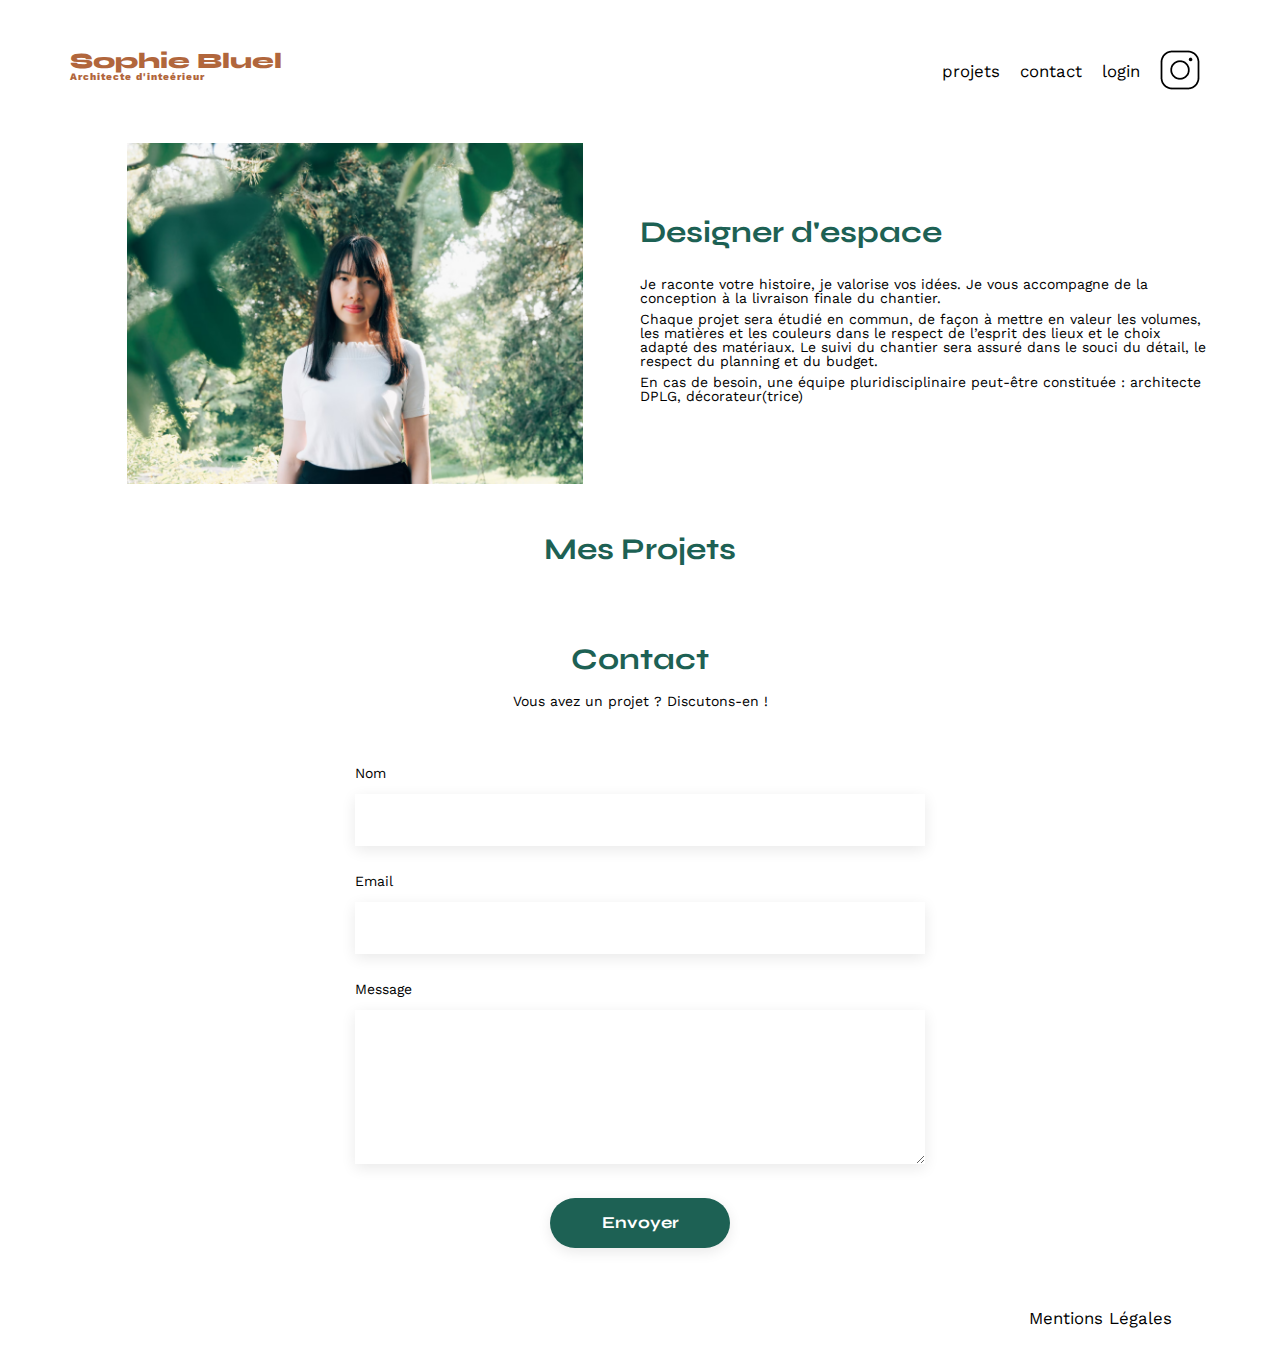
<file: FrontEnd/index.html>
<!DOCTYPE html>
<html lang="fr">

<head>
	<meta charset="UTF-8">
	<title>Sophie Bluel - Architecte d'intérieur</title>
	<meta name="viewport" content="width=device-width, initial-scale=1.0">
	<link rel="preconnect" href="https://fonts.googleapis.com">
	<link rel="preconnect" href="https://fonts.gstatic.com" crossorigin>
	<link href="https://fonts.googleapis.com/css2?family=Syne:wght@700;800&family=Work+Sans&display=swap" rel="stylesheet">
  <link rel="stylesheet" href="https://cdnjs.cloudflare.com/ajax/libs/font-awesome/6.4.2/css/all.min.css">
	<meta name="description" content="">
	<link rel="stylesheet" href="assets/css/style.css">
</head>

<body>

    <p id="edit">
      <i class="fa-regular fa-pen-to-square"></i>
      Mode édition
    </p>

  <header>
    <h1>Sophie Bluel <span>Architecte d'inteérieur</span></h1>
      <nav>
        <ul>
          <li>
            <a href="#portfolio">projets</a>
          </li>
          <li>
            <a href="#contact">contact</a>
          </li>
          <li id="login">
            login
          </li>
          <li>
            <a href="#">
              <img src="assets/icons/instagram.png" alt="Instagram">
            </a>
          </li>
        </ul>
      </nav>
  </header>

  <main>
    <section id="introduction">
      <figure>
        <img src="./assets/images/sophie-bluel.png" alt="">
      </figure>
      <article>
        <h2>Designer d'espace</h2>
        <p>Je raconte votre histoire, je valorise vos idées. Je vous accompagne de la conception à la livraison finale du chantier.</p>
        <p>Chaque projet sera étudié en commun, de façon à mettre en valeur les volumes, les matières et les couleurs dans le respect de l’esprit des lieux et le choix adapté des matériaux. Le suivi du chantier sera assuré dans le souci du détail, le respect du planning et du budget.</p>
        <p>En cas de besoin, une équipe pluridisciplinaire peut-être constituée : architecte DPLG, décorateur(trice)</p>
      </article>
    </section>

    <section id="portfolio">
      <header>
      <h2>Mes Projets</h2>
      <p id="modify">
        <i class="fa-regular fa-pen-to-square"></i>
        Modifier
      </p>
      </header>
      <ul class="filters"></ul>
      <div class="gallery"></div>
    </section>

    <section id="contact">
      <h2>Contact</h2>
      <p>Vous avez un projet ? Discutons-en !</p>
        <form action="#" method="post">
          <label for="name">Nom</label>
          <input type="text" name="name" id="name">
          <label for="email">Email</label>
          <input type="email" name="email" id="email">
          <label for="message">Message</label>
          <textarea name="message" id="message" cols="30" rows="10"></textarea>
          <input type="submit" value="Envoyer">
        </form>
    </section>
  </main>

  <footer>
    <nav>
      <ul>
        <li>Mentions Légales</li>
      </ul>
    </nav>
  </footer>

  <script src="assets/js/index.js"></script>
  
</body>
</html>
</file>
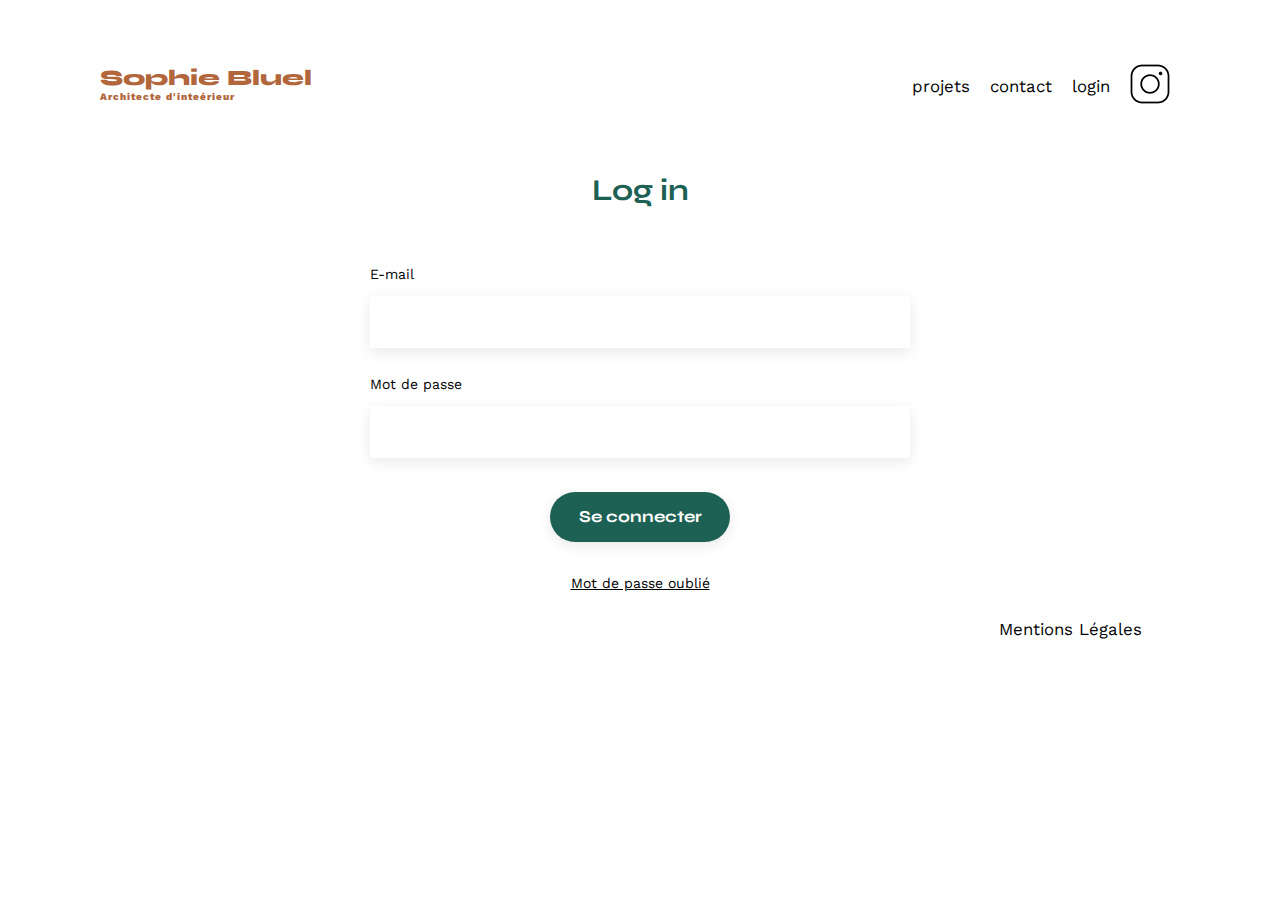
<file: FrontEnd/login.html>
<!DOCTYPE html>
<html lang="fr">

<head>
	<meta charset="UTF-8">
	<title>Sophie Bluel - Architecte d'intérieur</title>
	<meta name="viewport" content="width=device-width, initial-scale=1.0">
	<link rel="preconnect" href="https://fonts.googleapis.com">
	<link rel="preconnect" href="https://fonts.gstatic.com" crossorigin>
	<link href="https://fonts.googleapis.com/css2?family=Syne:wght@700;800&family=Work+Sans&display=swap" rel="stylesheet">
	<meta name="description" content="">
	<link rel="stylesheet" href="./login.css">
</head>

<body>

  <header>
    <h1>Sophie Bluel <span>Architecte d'inteérieur</span></h1>
      <nav>
        <ul>
          <li>projets</li>
          <li>contact</li>
          <li>login</li>
          <li><img src="./assets/icons/instagram.png" alt="Instagram"></li>
        </ul>
      </nav>
  </header>

  <main>
    <section id="contact">
      <h2>Log in</h2>
      <p class="error">L'identifiant ou le mot de passe est incorrect</p>
        <form action="#">
            <label for="email">E-mail</label>
            <input type="email" name="email" id="email">
            <label for="name">Mot de passe</label>
            <input type="password" name="password" id="password">
            <input type="button" value="Se connecter" id="submit">
            <a href="#" class="forgot">Mot de passe oublié</a>
        </form>
    </section>
  </main>

  <footer>
    <nav>
      <ul>
        <li>Mentions Légales</li>
      </ul>
    </nav>
  </footer>

</body>
</html>
</file>
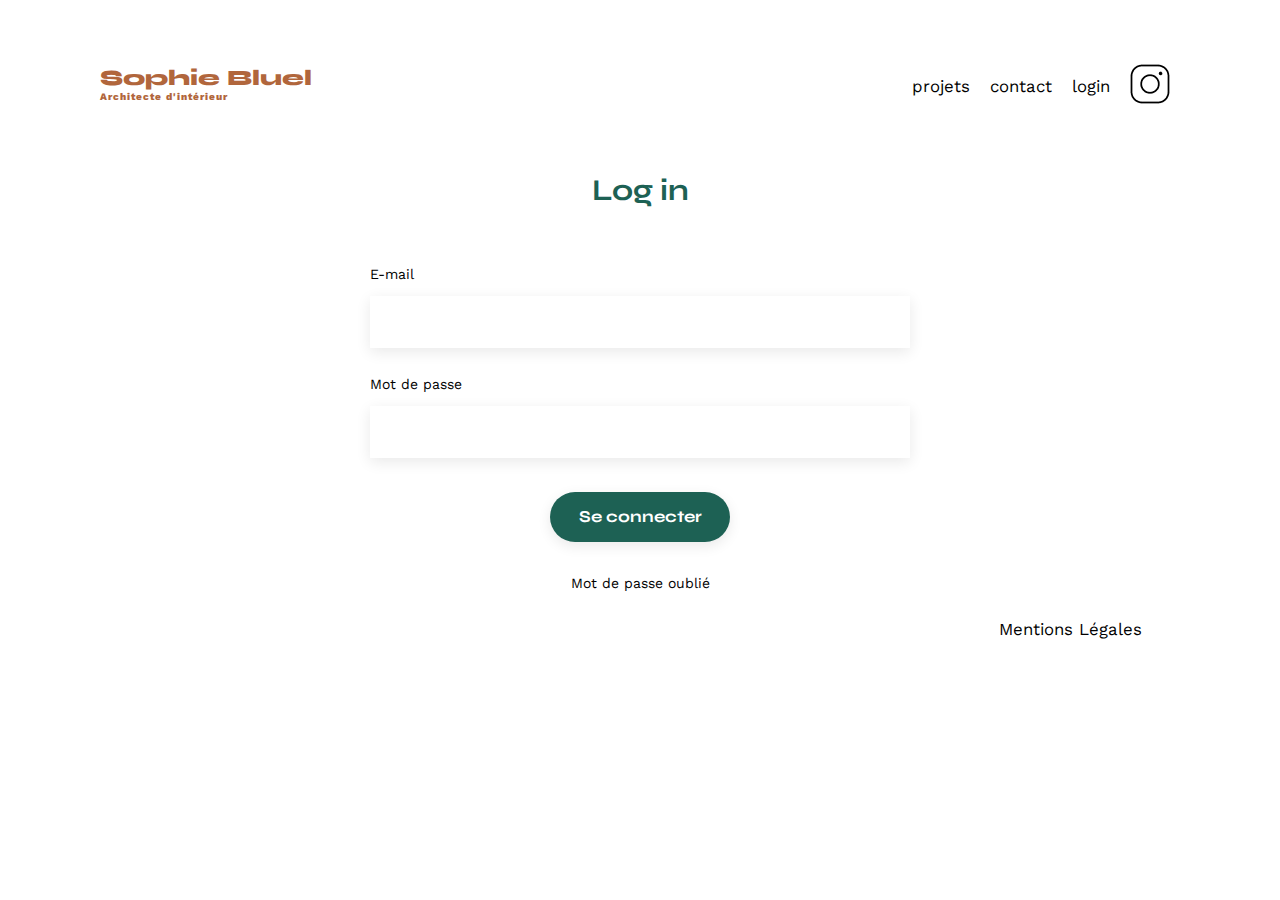
<file: FrontEnd/assets/login.html>
<!DOCTYPE html>
<html lang="fr">

<head>
	<meta charset="UTF-8">
	<title>Sophie Bluel - Architecte d'intérieur</title>
	<meta name="viewport" content="width=device-width, initial-scale=1.0">
	<link rel="preconnect" href="https://fonts.googleapis.com">
	<link rel="preconnect" href="https://fonts.gstatic.com" crossorigin>
	<link href="https://fonts.googleapis.com/css2?family=Syne:wght@700;800&family=Work+Sans&display=swap" rel="stylesheet">
	<meta name="description" content="">
	<link rel="stylesheet" href="css/login.css">
</head>

<body>

  <header>
    <h1>Sophie Bluel <span>Architecte d'intérieur</span></h1>
      <nav>
        <ul>
          <li>
            <a href="#portfolio">projets</a>
          </li>
          <li>
            <a href="#contact">contact</a>
          </li>
          <li>
            <a href="assets/login.html">login</a>
          </li>
          <li>
            <a href="#">
              <img src="icons/instagram.png" alt="Instagram">
            </a>
          </li>
        </ul>
      </nav>
  </header>

  <main>
    <section id="contact">
      <h2>Log in</h2>
      <p class="error">L'identifiant ou le mot de passe est incorrect</p>
        <form action="#">
            <label for="email">E-mail</label>
            <input type="email" name="email" id="email">
            <label for="name">Mot de passe</label>
            <input type="password" name="password" id="password">
            <input type="button" value="Se connecter" id="submit">
            <a href="#" class="forgot">Mot de passe oublié</a>
        </form>
    </section>
  </main>

  <footer>
    <nav>
      <ul>
        <li>Mentions Légales</li>
      </ul>
    </nav>
  </footer>

  <script src="js/login.js"></script>
  
</body>
</html>
</file>
<file: FrontEnd/login.css>
body {
  max-width: 1080px;
  margin: auto;
  font-family: 'Work Sans';
  font-size: 14px;
}

header {
  display: flex;
  justify-content: space-between;
  margin: 50px 0
}

section {
  margin: 50px 0
}

h1 {
  display: flex;
  flex-direction: column;
  font-family: 'Syne';
  font-size: 22px;
  font-weight: 800;
  color: #B1663C
}

h1>span {
  font-family: 'Work Sans';
  font-size: 10px;
  letter-spacing: 0.1em;
  ;
}

h2 {
  font-family: 'Syne';
  font-weight: 700;
  font-size: 30px;
  color: #1D6154
}

nav ul {
  display: flex;
  align-items: center;
  list-style-type: none;

}

nav li {
  padding: 0 10px;
  font-size: 1.2em;
}

li:hover {
  color: #B1663C;
}

#contact {
  width: 50%;
  margin: auto;
}

#contact>* {
  text-align: center;

}

#contact h2 {
  margin-bottom: 20px;
}

#contact form {
  text-align: left;
  margin-top: 30px;
  display: flex;
  flex-direction: column;
}

.forgot {
  color: black;
  text-align: center;
}

#contact input {
  height: 50px;
  font-size: 1.2em;
  border: none;
  box-shadow: 0px 4px 14px rgba(0, 0, 0, 0.09);
}

#contact label {
  margin: 2em 0 1em 0;
}

#contact textarea {
  border: none;
  box-shadow: 0px 4px 14px rgba(0, 0, 0, 0.09);
}

input[type="button"] {
  font-family: 'Syne';
  font-weight: 700;
  color: white;
  background-color: #1D6154;
  margin: 2em auto;
  width: 180px;
  text-align: center;
  border-radius: 60px;
}

.error {
  color: red;
  display: none;
}

footer nav ul {
  display: flex;
  justify-content: flex-end;
  margin: 2em
}
</file>
<file: FrontEnd/assets/css/login.css>
body {
  max-width: 1080px;
  margin: auto;
  font-family: 'Work Sans';
  font-size: 14px;
}

header {
  display: flex;
  justify-content: space-between;
  margin: 50px 0;
}

section {
  margin: 50px 0;
}

h1 {
  display: flex;
  flex-direction: column;
  font-family: 'Syne', sans-serif;
  font-size: 22px;
  font-weight: 800;
  color: #B1663C;
}

h1 > span {
  font-family: 'Work Sans', sans-serif;
  font-size: 10px;
  letter-spacing: 0.1em;
}

h2 {
  font-family: 'Syne', sans-serif;
  font-weight: 700;
  font-size: 30px;
  color: #1D6154;
}

nav ul {
  display: flex;
  align-items: center;
  list-style-type: none;

}

nav li {
  padding: 0 10px;
  font-size: 1.2em;
  cursor: pointer;
}

li:hover,
li:focus {
  color: #B1663C;
}

a {
  text-decoration: none;
  color: black;
}

a:hover,
a:focus {
  color: #B1663C;
}

[id="contact"] {
  width: 50%;
  margin: auto;
}

[id="contact"] > * {
  text-align: center;
}

[id="contact"] h2 {
  margin-bottom: 20px;
}

[id="contact"] form {
  text-align: left;
  margin-top: 30px;
  display: flex;
  flex-direction: column;
}

.forgot {
  color: black;
  text-align: center;
}

[id="contact"] input {
  height: 50px;
  font-size: 1.2em;
  border: none;
  box-shadow: 0px 4px 14px rgba(0, 0, 0, 0.09);
}

[id="contact"] label {
  margin: 2em 0 1em 0;
}

[id="contact"] textarea {
  border: none;
  box-shadow: 0px 4px 14px rgba(0, 0, 0, 0.09);
}

[type="button"] {
  font-family: 'Syne', sans-serif;
  font-weight: 700;
  color: white;
  background-color: #1D6154;
  margin: 2em auto;
  width: 180px;
  text-align: center;
  border-radius: 60px;
  cursor: pointer;
}

.error {
  color: red;
  display: none;
}

footer ul {
  display: flex;
  justify-content: flex-end;
  margin: 2em;
}
</file>
<file: FrontEnd/assets/css/style.css>
/* http://meyerweb.com/eric/tools/css/reset/
v2.0 | 20110126
License: none (public domain)
*/

html, body, div, span, applet, object, iframe,
h1, h2, h3, h4, h5, h6, p, blockquote, pre,
a, abbr, acronym, address, big, cite, code,
del, dfn, em, img, ins, kbd, q, s, samp,
small, strike, strong, sub, sup, tt, var,
b, u, i, center,
dl, dt, dd, ol, ul, li,
fieldset, form, label, legend,
table, caption, tbody, tfoot, thead, tr, th, td,
article, aside, canvas, details, embed,
figure, figcaption, footer, header, hgroup,
menu, nav, output, ruby, section, summary,
time, mark, audio, video {
	margin: 0;
	padding: 0;
	border: 0;
	font-size: 100%;
	font: inherit;
	vertical-align: baseline;
}
/* HTML5 display-role reset for older browsers */
article, aside, details, figcaption, figure,
footer, header, hgroup, menu, nav, section {
	display: block;
}
body {
	line-height: 1;
}
ol, ul {
	list-style: none;
}
blockquote, q {
	quotes: none;
}
blockquote:before, blockquote:after,
q:before, q:after {
	content: '';
	content: none;
}
table {
	border-collapse: collapse;
	border-spacing: 0;
}
/** end reset css**/
body {
	/*max-width: 1140px;*/
	font-family: 'Work Sans' ;
	font-size: 14px;
}
body > header {
	display: flex;
	justify-content: space-between;
	margin: 50px auto;
	max-width: 1140px;
}
section {
	margin: 50px 0
}

h1{
	display: flex;
	flex-direction: column;
	font-family: 'Syne';
	font-size: 22px;
	font-weight: 800;
	color: #B1663C
}

h1 > span {
	font-family: 'Work Sans';
	font-size:10px;
	letter-spacing: 0.1em;
;
}

h2{
	font-family: 'Syne';
	font-weight: 700;
	font-size: 30px;
	color: #1D6154
}
nav ul {
	display: flex;
	align-items: center;
	list-style-type: none;
}

nav li {
	padding: 0 10px;
	font-size: 1.2em;
	text-decoration: none;
	color: black;
	cursor: pointer;
}

li:hover,
li:focus {
	color: #B1663C;
}

nav li a {
	text-decoration: none;
	color: black;
	cursor: pointer;
}

nav li a:hover,
nav li a:focus {
	color: #B1663C;
}

#introduction {
	display: flex;
	align-items: center;
}
#introduction figure {
	flex: 1
}
#introduction img {
	display: block;
	margin: auto;
	width: 80%;
}

#introduction article {
	flex: 1
}
#introduction h2 {
	margin-bottom: 1em;
}

#introduction p {
	margin-bottom: 0.5em;
}
#portfolio h2 {
	text-align: center;
	margin-bottom: 1em;
}
.gallery {
	width: 100%;
	display: grid;
	grid-template-columns: 1fr 1fr 1fr;
	grid-column-gap: 20px;
	grid-row-gap: 20px;
}

.gallery img {
	width: 100%;

}
#contact {
	width: 50%;
margin: auto;
}
#contact > * {
	text-align: center;

}
#contact h2{
	margin-bottom: 20px;
}
#contact form {
	text-align: left;
	margin-top:30px;
	display: flex;
	flex-direction: column;
}

#contact input {
	height: 50px;
	font-size: 1.2em;
	border: none;
	box-shadow: 0px 4px 14px rgba(0, 0, 0, 0.09);
	cursor: pointer;
}

#contact label {
	margin: 2em 0 1em 0;
}
#contact textarea {
	border: none;
	box-shadow: 0px 4px 14px rgba(0, 0, 0, 0.09);
}

input[type="submit"]{
	font-family: 'Syne';
	font-weight: 700;
	color: white;
	background-color: #1D6154;
	margin : 2em auto ;
	width: 180px;
	text-align: center;
	border-radius: 60px ;
}

input[type="submit"]:hover,
input[type="submit"]:focus {
	background-color: #0E2F28;
	color: white;
}

footer nav ul {
	display: flex;
	justify-content: flex-end;
	margin: 2em
}

ul button {
	color: #1D6154;
	height: 40px;
	border-radius: 20px;
	background-color: white;
	border-color: #1D6154;
	font-family: syne, sans-serif;
	margin: 5px;
	margin-top: 20px;
	margin-bottom: 40px;
	cursor: pointer;
}

ul button:hover,
ul button:focus {
	background-color: #1D6154;
	color: white;
}

ul button:nth-child(1) {
	width: 80px;
}

ul button:nth-child(2) {
	width: 80px;
}

ul button:nth-child(3) {
	width: 130px;
}

ul button:nth-child(4) {
	width: 170px;
}

.filters {
	display: flex;
	justify-content: center;
}

[id="modify"] {
	cursor: pointer;
	display: none;
	display: flex;
	gap: 7px;
}

[id="portfolio"] header {
	display: flex;
	justify-content: center;
	align-items: baseline;
	gap: 30px;
}

[id="edit"] {
	display: flex;
	background-color: black;
	color: white;
	width: 100%;
	padding: 10px;
	justify-content: center;
	gap: 10px;
	align-items: center;
	display: none;
	height: 30px;
	cursor: pointer;
}

main,
footer {
	margin: auto;
	max-width: 1140px;
}
</file>
